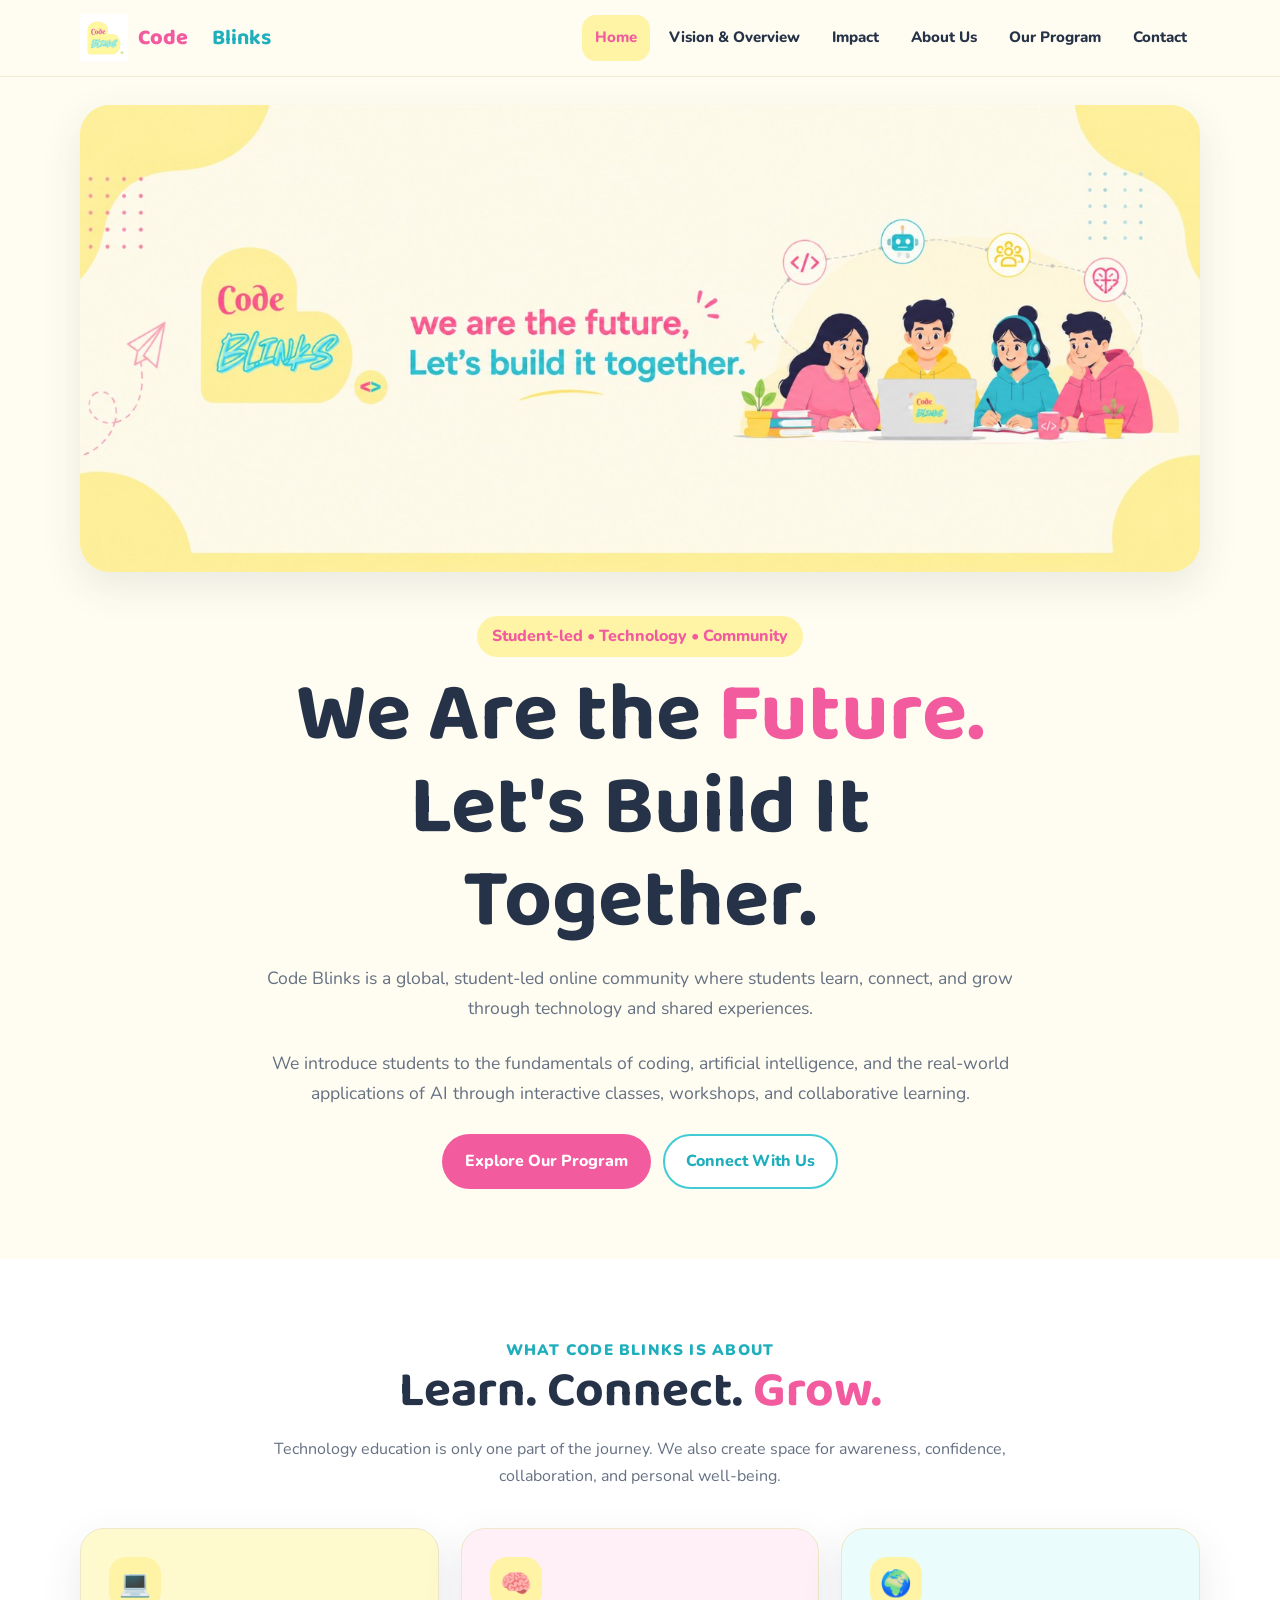
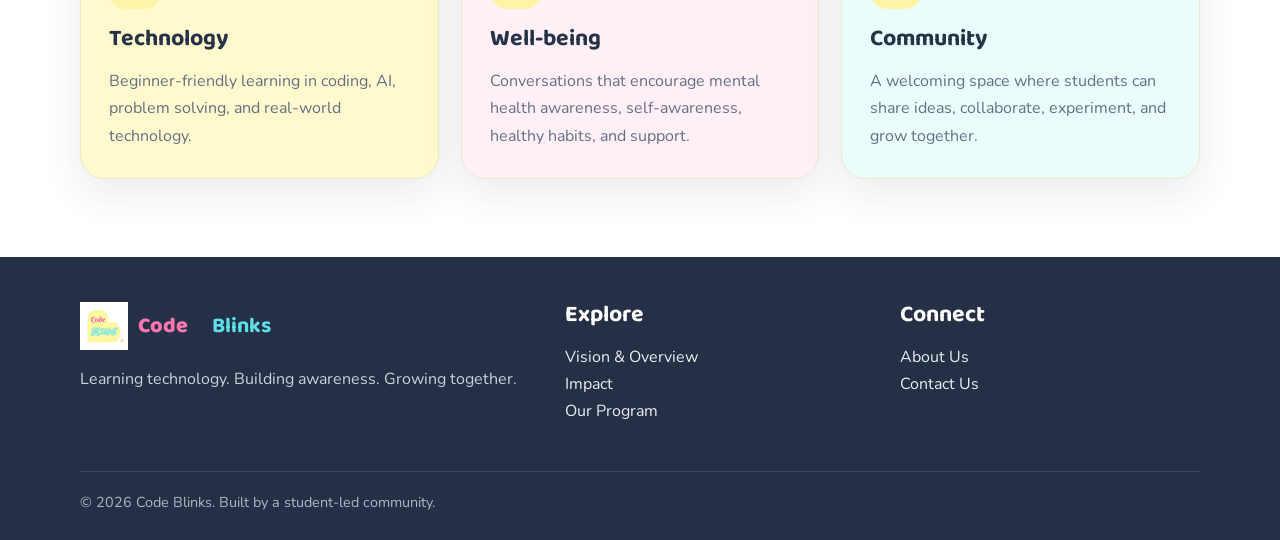
<file: index.html>
<!doctype html>
<html lang="en">
<head>
<meta charset="utf-8">
<meta name="viewport" content="width=device-width,initial-scale=1">
<meta name="description" content="Code Blinks — a student-led community for technology learning, AI awareness, mental well-being, and growth.">
<title>Home | Code Blinks</title>
<link rel="stylesheet" href="style.css">
</head>
<body>

<header class="navbar">
  <div class="container nav-inner">
    <a class="brand" href="index.html">
      <img src="assets/logo.png" alt="Code Blinks logo">
      <span>Code</span>&nbsp;<b>Blinks</b>
    </a>
    <button class="menu-btn" aria-label="Open navigation" onclick="toggleMenu()">☰</button>
    <nav class="nav-links" id="navLinks">
      <a href="index.html">Home</a>
      <a href="vision.html">Vision & Overview</a>
      <a href="impact.html">Impact</a>
      <a href="about.html">About Us</a>
      <a href="program.html">Our Program</a>
      <a href="contact.html">Contact</a>
    </nav>
  </div>
</header>

<main>
<section class="hero">
  <div class="container">
    <div class="hero-banner reveal"><img src="assets/hero-banner.png" alt="Code Blinks — We are the future, let's build it together"></div>
    <div class="hero-copy reveal">
      <span class="kicker">Student-led • Technology • Community</span>
      <h1>We Are the <span class="gradient-text">Future.</span><br>Let's Build It Together.</h1>
      <p>Code Blinks is a global, student-led online community where students learn, connect, and grow through technology and shared experiences.</p>
      <p>We introduce students to the fundamentals of coding, artificial intelligence, and the real-world applications of AI through interactive classes, workshops, and collaborative learning.</p>
      <div class="buttons">
        <a class="btn btn-primary" href="program.html">Explore Our Program</a>
        <a class="btn btn-secondary" href="contact.html">Connect With Us</a>
      </div>
    </div>
  </div>
</section>
<section class="section alt">
  <div class="container">
    <div class="section-head">
      <span class="page-title-mark">What Code Blinks is about</span>
      <h2>Learn. Connect. <span class="gradient-text">Grow.</span></h2>
      <p>Technology education is only one part of the journey. We also create space for awareness, confidence, collaboration, and personal well-being.</p>
    </div>
    <div class="grid grid-3">
      <article class="card yellow"><div class="icon">💻</div><h3>Technology</h3><p>Beginner-friendly learning in coding, AI, problem solving, and real-world technology.</p></article>
      <article class="card pink"><div class="icon">🧠</div><h3>Well-being</h3><p>Conversations that encourage mental health awareness, self-awareness, healthy habits, and support.</p></article>
      <article class="card cyan"><div class="icon">🌍</div><h3>Community</h3><p>A welcoming space where students can share ideas, collaborate, experiment, and grow together.</p></article>
    </div>
  </div>
</section>
</main>

<footer class="footer">
  <div class="container">
    <div class="footer-grid">
      <div>
        <a class="brand" href="index.html"><img src="assets/logo.png" alt=""> <span>Code</span>&nbsp;<b>Blinks</b></a>
        <p>Learning technology. Building awareness. Growing together.</p>
      </div>
      <div>
        <h3>Explore</h3>
        <p><a href="vision.html">Vision & Overview</a><br>
        <a href="impact.html">Impact</a><br>
        <a href="program.html">Our Program</a></p>
      </div>
      <div>
        <h3>Connect</h3>
        <p><a href="about.html">About Us</a><br>
        <a href="contact.html">Contact Us</a></p>
      </div>
    </div>
    <div class="footer-bottom">© 2026 Code Blinks. Built by a student-led community.</div>
  </div>
</footer>


<script>
function toggleMenu(){
  document.getElementById('navLinks').classList.toggle('open');
}
document.querySelectorAll('.nav-links a').forEach(a=>{
  if(a.pathname.split('/').pop() === location.pathname.split('/').pop()) a.classList.add('active');
});
</script>

</body>
</html>
</file>
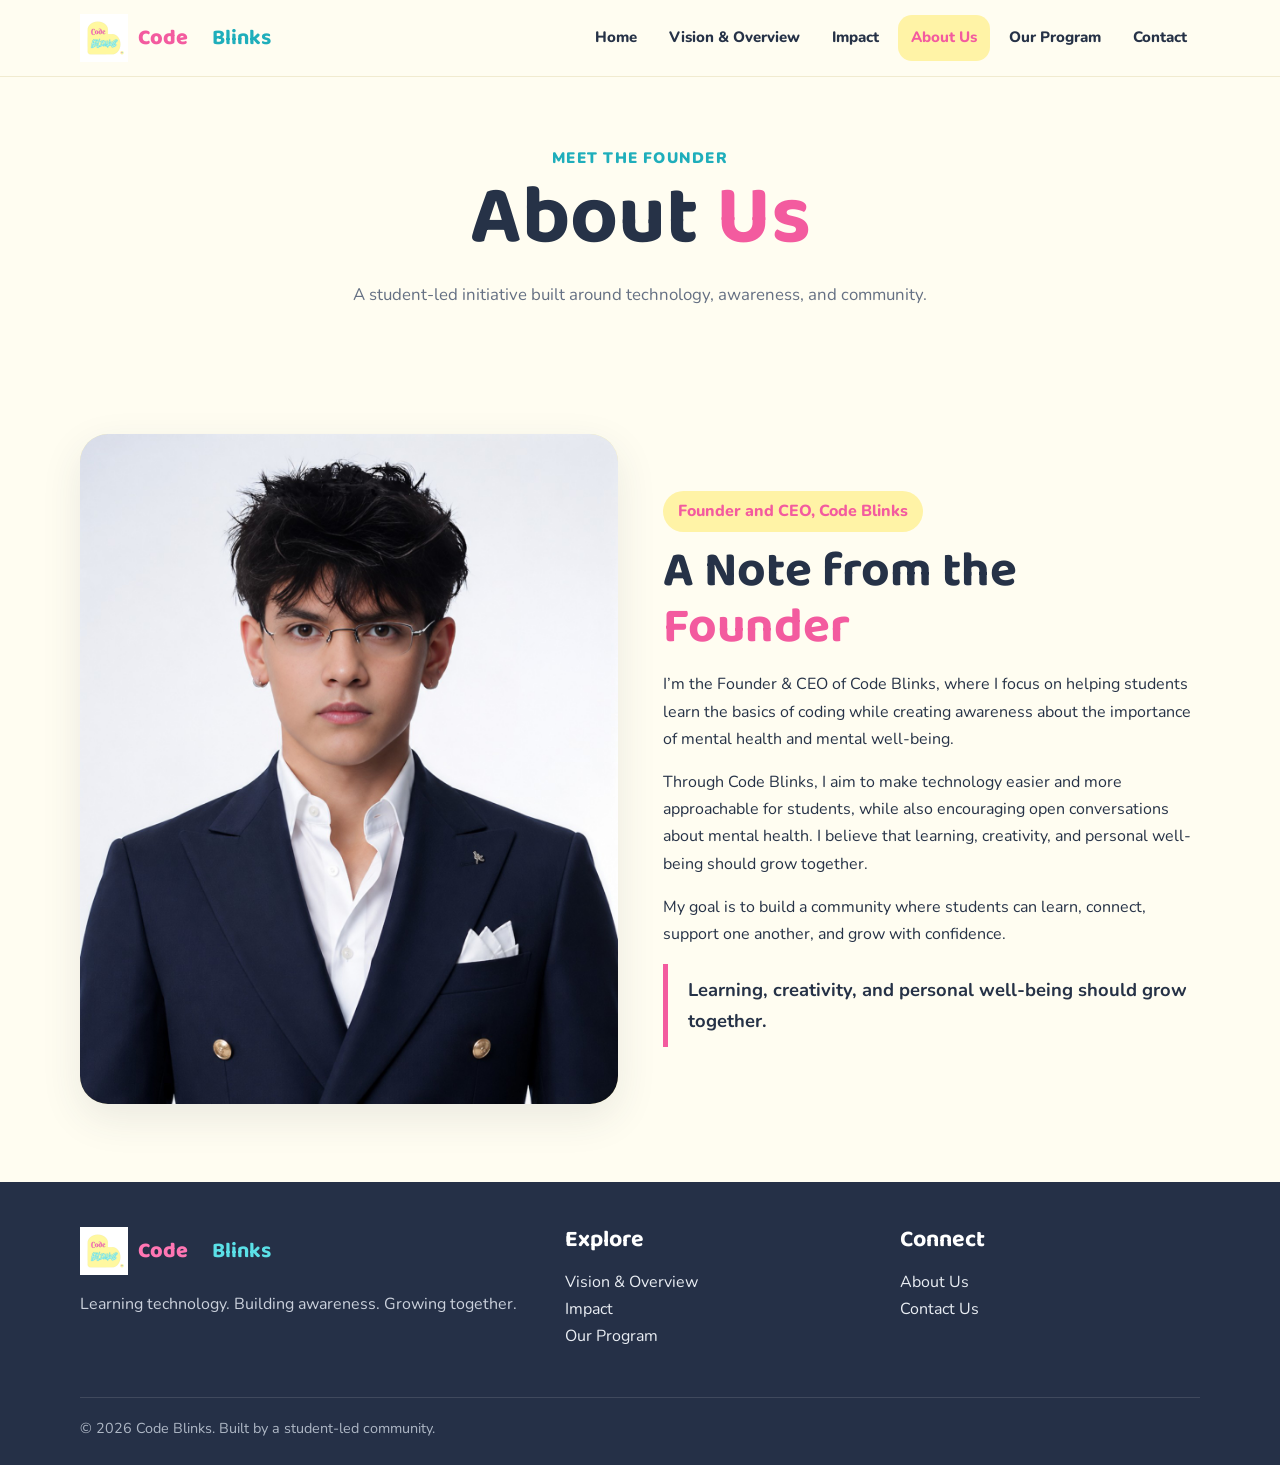
<file: about.html>
<!doctype html>
<html lang="en">
<head>
<meta charset="utf-8">
<meta name="viewport" content="width=device-width,initial-scale=1">
<meta name="description" content="Code Blinks — a student-led community for technology learning, AI awareness, mental well-being, and growth.">
<title>About Us | Code Blinks</title>
<link rel="stylesheet" href="style.css">
</head>
<body>

<header class="navbar">
  <div class="container nav-inner">
    <a class="brand" href="index.html">
      <img src="assets/logo.png" alt="Code Blinks logo">
      <span>Code</span>&nbsp;<b>Blinks</b>
    </a>
    <button class="menu-btn" aria-label="Open navigation" onclick="toggleMenu()">☰</button>
    <nav class="nav-links" id="navLinks">
      <a href="index.html">Home</a>
      <a href="vision.html">Vision & Overview</a>
      <a href="impact.html">Impact</a>
      <a href="about.html">About Us</a>
      <a href="program.html">Our Program</a>
      <a href="contact.html">Contact</a>
    </nav>
  </div>
</header>

<main>
<section class="page-hero">
  <div class="container">
    <span class="page-title-mark">Meet the founder</span>
    <h1>About <span class="gradient-text">Us</span></h1>
    <p>A student-led initiative built around technology, awareness, and community.</p>
  </div>
</section>
<section class="section">
  <div class="container">
    <div class="split">
      <div class="split-image"><img src="assets/founder.png" alt="Founder and CEO of Code Blinks"></div>
      <div>
        <span class="kicker">Founder and CEO, Code Blinks</span>
        <h2>A Note from the <span class="gradient-text">Founder</span></h2>
        <p>I’m the Founder & CEO of Code Blinks, where I focus on helping students learn the basics of coding while creating awareness about the importance of mental health and mental well-being.</p>
        <p>Through Code Blinks, I aim to make technology easier and more approachable for students, while also encouraging open conversations about mental health. I believe that learning, creativity, and personal well-being should grow together.</p>
        <p>My goal is to build a community where students can learn, connect, support one another, and grow with confidence.</p>
        <div class="quote">Learning, creativity, and personal well-being should grow together.</div>
      </div>
    </div>
  </div>
</section>
</main>

<footer class="footer">
  <div class="container">
    <div class="footer-grid">
      <div>
        <a class="brand" href="index.html"><img src="assets/logo.png" alt=""> <span>Code</span>&nbsp;<b>Blinks</b></a>
        <p>Learning technology. Building awareness. Growing together.</p>
      </div>
      <div>
        <h3>Explore</h3>
        <p><a href="vision.html">Vision & Overview</a><br>
        <a href="impact.html">Impact</a><br>
        <a href="program.html">Our Program</a></p>
      </div>
      <div>
        <h3>Connect</h3>
        <p><a href="about.html">About Us</a><br>
        <a href="contact.html">Contact Us</a></p>
      </div>
    </div>
    <div class="footer-bottom">© 2026 Code Blinks. Built by a student-led community.</div>
  </div>
</footer>


<script>
function toggleMenu(){
  document.getElementById('navLinks').classList.toggle('open');
}
document.querySelectorAll('.nav-links a').forEach(a=>{
  if(a.pathname.split('/').pop() === location.pathname.split('/').pop()) a.classList.add('active');
});
</script>

</body>
</html>
</file>
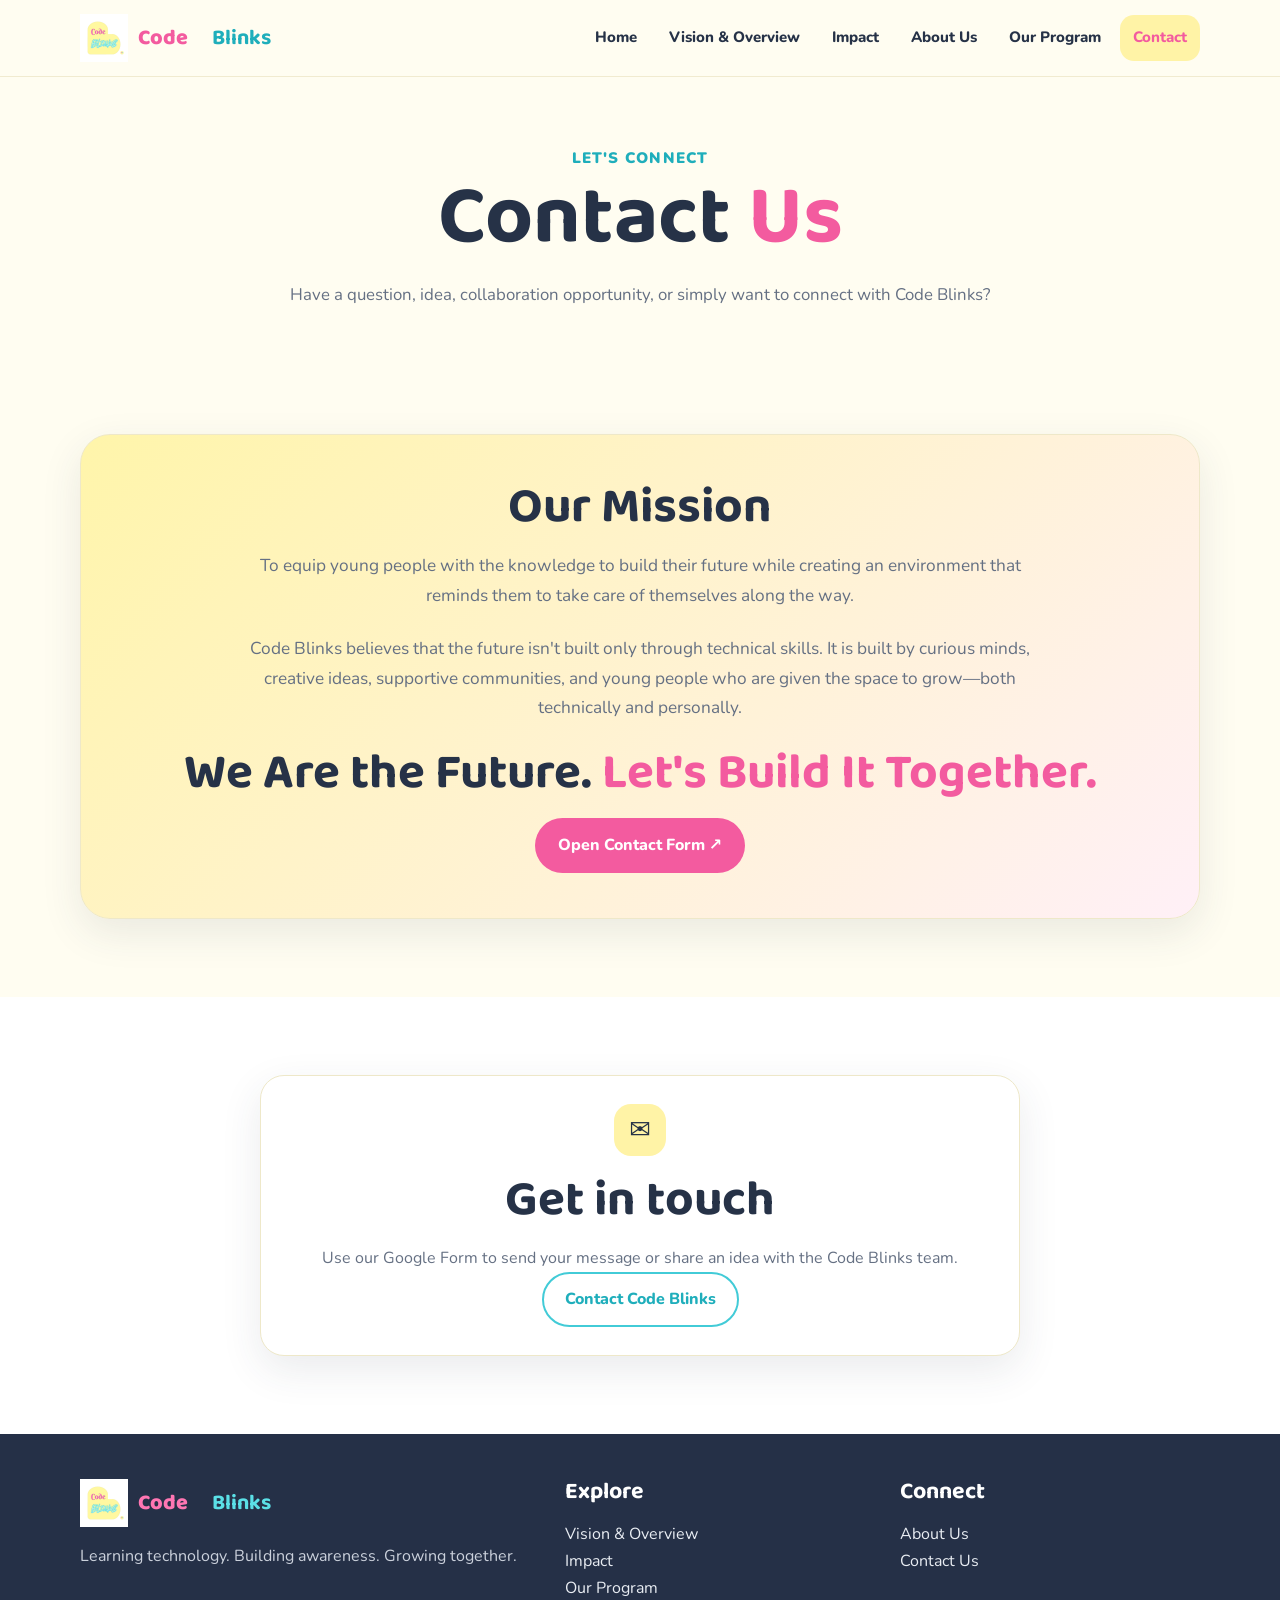
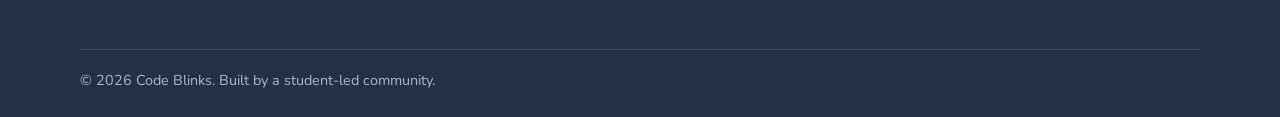
<file: contact.html>
<!doctype html>
<html lang="en">
<head>
<meta charset="utf-8">
<meta name="viewport" content="width=device-width,initial-scale=1">
<meta name="description" content="Code Blinks — a student-led community for technology learning, AI awareness, mental well-being, and growth.">
<title>Contact Us | Code Blinks</title>
<link rel="stylesheet" href="style.css">
</head>
<body>

<header class="navbar">
  <div class="container nav-inner">
    <a class="brand" href="index.html">
      <img src="assets/logo.png" alt="Code Blinks logo">
      <span>Code</span>&nbsp;<b>Blinks</b>
    </a>
    <button class="menu-btn" aria-label="Open navigation" onclick="toggleMenu()">☰</button>
    <nav class="nav-links" id="navLinks">
      <a href="index.html">Home</a>
      <a href="vision.html">Vision & Overview</a>
      <a href="impact.html">Impact</a>
      <a href="about.html">About Us</a>
      <a href="program.html">Our Program</a>
      <a href="contact.html">Contact</a>
    </nav>
  </div>
</header>

<main>
<section class="page-hero">
  <div class="container">
    <span class="page-title-mark">Let's connect</span>
    <h1>Contact <span class="gradient-text">Us</span></h1>
    <p>Have a question, idea, collaboration opportunity, or simply want to connect with Code Blinks?</p>
  </div>
</section>
<section class="section">
  <div class="container">
    <div class="mission">
      <h2>Our Mission</h2>
      <p>To equip young people with the knowledge to build their future while creating an environment that reminds them to take care of themselves along the way.</p>
      <p>Code Blinks believes that the future isn't built only through technical skills. It is built by curious minds, creative ideas, supportive communities, and young people who are given the space to grow—both technically and personally.</p>
      <h2>We Are the Future. <span class="gradient-text">Let's Build It Together.</span></h2>
      <a class="btn btn-primary" href="https://forms.gle/a4JEkwCN2KkdYjzF7" target="_blank" rel="noopener">Open Contact Form ↗</a>
    </div>
  </div>
</section>
<section class="section alt">
  <div class="container">
    <div class="card contact-form-card">
      <div class="icon" style="margin:0 auto 17px">✉️</div>
      <h2>Get in touch</h2>
      <p class="form-note">Use our Google Form to send your message or share an idea with the Code Blinks team.</p>
      <a class="btn btn-secondary" href="https://forms.gle/a4JEkwCN2KkdYjzF7" target="_blank" rel="noopener">Contact Code Blinks</a>
    </div>
  </div>
</section>
</main>

<footer class="footer">
  <div class="container">
    <div class="footer-grid">
      <div>
        <a class="brand" href="index.html"><img src="assets/logo.png" alt=""> <span>Code</span>&nbsp;<b>Blinks</b></a>
        <p>Learning technology. Building awareness. Growing together.</p>
      </div>
      <div>
        <h3>Explore</h3>
        <p><a href="vision.html">Vision & Overview</a><br>
        <a href="impact.html">Impact</a><br>
        <a href="program.html">Our Program</a></p>
      </div>
      <div>
        <h3>Connect</h3>
        <p><a href="about.html">About Us</a><br>
        <a href="contact.html">Contact Us</a></p>
      </div>
    </div>
    <div class="footer-bottom">© 2026 Code Blinks. Built by a student-led community.</div>
  </div>
</footer>


<script>
function toggleMenu(){
  document.getElementById('navLinks').classList.toggle('open');
}
document.querySelectorAll('.nav-links a').forEach(a=>{
  if(a.pathname.split('/').pop() === location.pathname.split('/').pop()) a.classList.add('active');
});
</script>

</body>
</html>
</file>
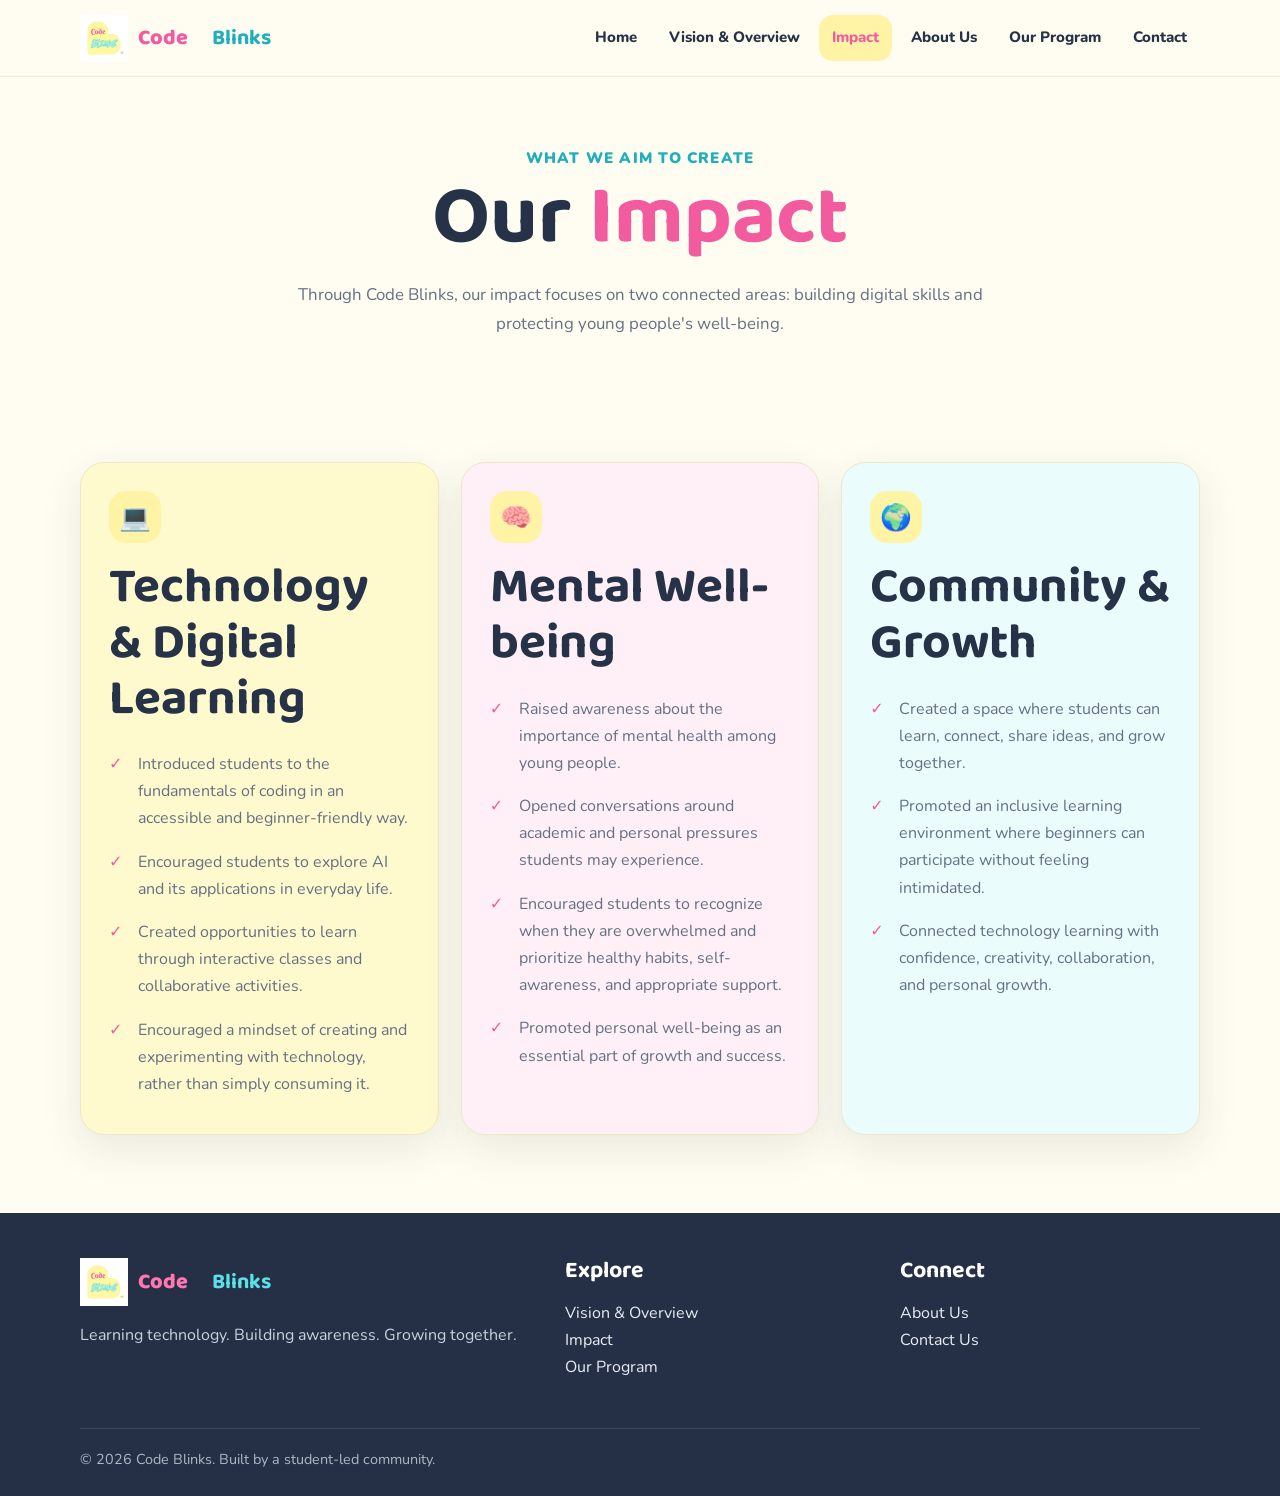
<file: impact.html>
<!doctype html>
<html lang="en">
<head>
<meta charset="utf-8">
<meta name="viewport" content="width=device-width,initial-scale=1">
<meta name="description" content="Code Blinks — a student-led community for technology learning, AI awareness, mental well-being, and growth.">
<title>Impact | Code Blinks</title>
<link rel="stylesheet" href="style.css">
</head>
<body>

<header class="navbar">
  <div class="container nav-inner">
    <a class="brand" href="index.html">
      <img src="assets/logo.png" alt="Code Blinks logo">
      <span>Code</span>&nbsp;<b>Blinks</b>
    </a>
    <button class="menu-btn" aria-label="Open navigation" onclick="toggleMenu()">☰</button>
    <nav class="nav-links" id="navLinks">
      <a href="index.html">Home</a>
      <a href="vision.html">Vision & Overview</a>
      <a href="impact.html">Impact</a>
      <a href="about.html">About Us</a>
      <a href="program.html">Our Program</a>
      <a href="contact.html">Contact</a>
    </nav>
  </div>
</header>

<main>
<section class="page-hero">
  <div class="container">
    <span class="page-title-mark">What we aim to create</span>
    <h1>Our <span class="gradient-text">Impact</span></h1>
    <p>Through Code Blinks, our impact focuses on two connected areas: building digital skills and protecting young people's well-being.</p>
  </div>
</section>
<section class="section">
  <div class="container">
    <div class="grid grid-3">
      <article class="card yellow">
        <div class="icon">💻</div><h2>Technology & Digital Learning</h2>
        <ul class="check-list">
          <li>Introduced students to the fundamentals of coding in an accessible and beginner-friendly way.</li>
          <li>Encouraged students to explore AI and its applications in everyday life.</li>
          <li>Created opportunities to learn through interactive classes and collaborative activities.</li>
          <li>Encouraged a mindset of creating and experimenting with technology, rather than simply consuming it.</li>
        </ul>
      </article>
      <article class="card pink">
        <div class="icon">🧠</div><h2>Mental Well-being</h2>
        <ul class="check-list">
          <li>Raised awareness about the importance of mental health among young people.</li>
          <li>Opened conversations around academic and personal pressures students may experience.</li>
          <li>Encouraged students to recognize when they are overwhelmed and prioritize healthy habits, self-awareness, and appropriate support.</li>
          <li>Promoted personal well-being as an essential part of growth and success.</li>
        </ul>
      </article>
      <article class="card cyan">
        <div class="icon">🌍</div><h2>Community & Growth</h2>
        <ul class="check-list">
          <li>Created a space where students can learn, connect, share ideas, and grow together.</li>
          <li>Promoted an inclusive learning environment where beginners can participate without feeling intimidated.</li>
          <li>Connected technology learning with confidence, creativity, collaboration, and personal growth.</li>
        </ul>
      </article>
    </div>
  </div>
</section>
</main>

<footer class="footer">
  <div class="container">
    <div class="footer-grid">
      <div>
        <a class="brand" href="index.html"><img src="assets/logo.png" alt=""> <span>Code</span>&nbsp;<b>Blinks</b></a>
        <p>Learning technology. Building awareness. Growing together.</p>
      </div>
      <div>
        <h3>Explore</h3>
        <p><a href="vision.html">Vision & Overview</a><br>
        <a href="impact.html">Impact</a><br>
        <a href="program.html">Our Program</a></p>
      </div>
      <div>
        <h3>Connect</h3>
        <p><a href="about.html">About Us</a><br>
        <a href="contact.html">Contact Us</a></p>
      </div>
    </div>
    <div class="footer-bottom">© 2026 Code Blinks. Built by a student-led community.</div>
  </div>
</footer>


<script>
function toggleMenu(){
  document.getElementById('navLinks').classList.toggle('open');
}
document.querySelectorAll('.nav-links a').forEach(a=>{
  if(a.pathname.split('/').pop() === location.pathname.split('/').pop()) a.classList.add('active');
});
</script>

</body>
</html>
</file>
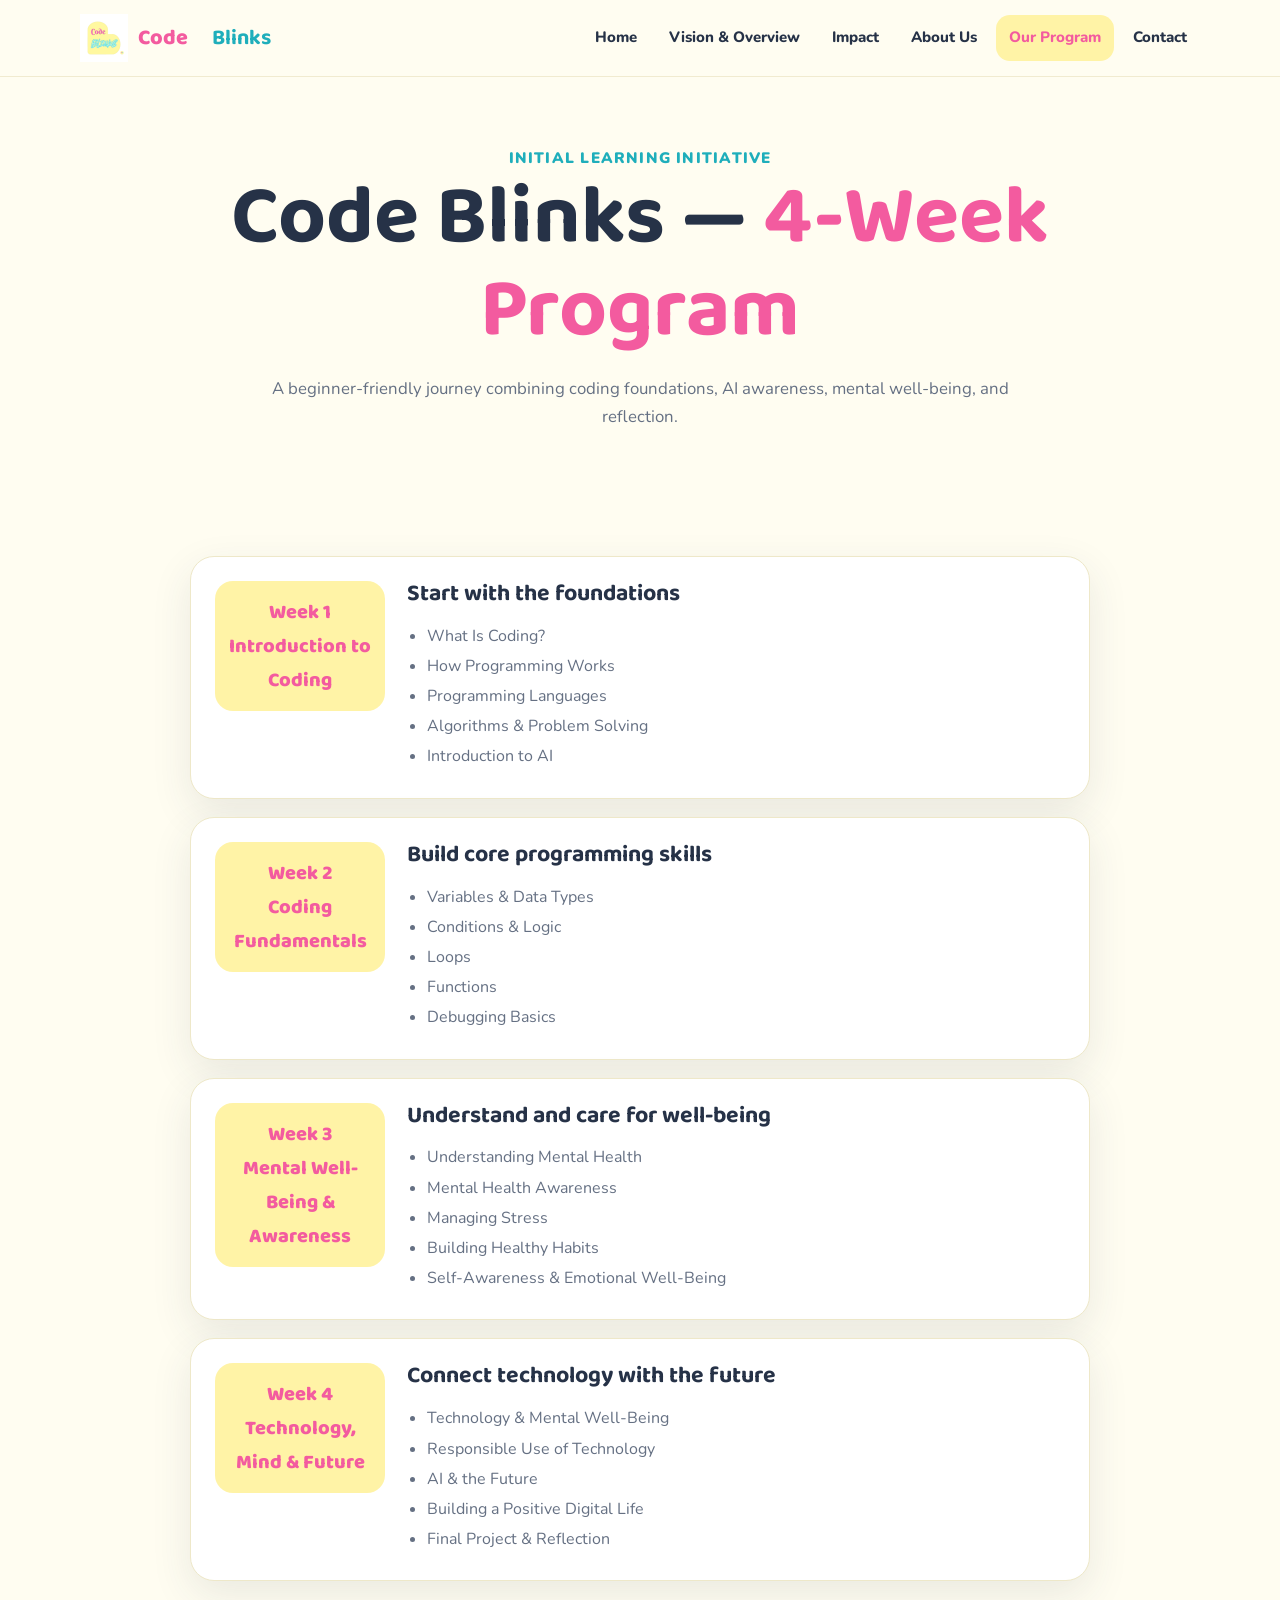
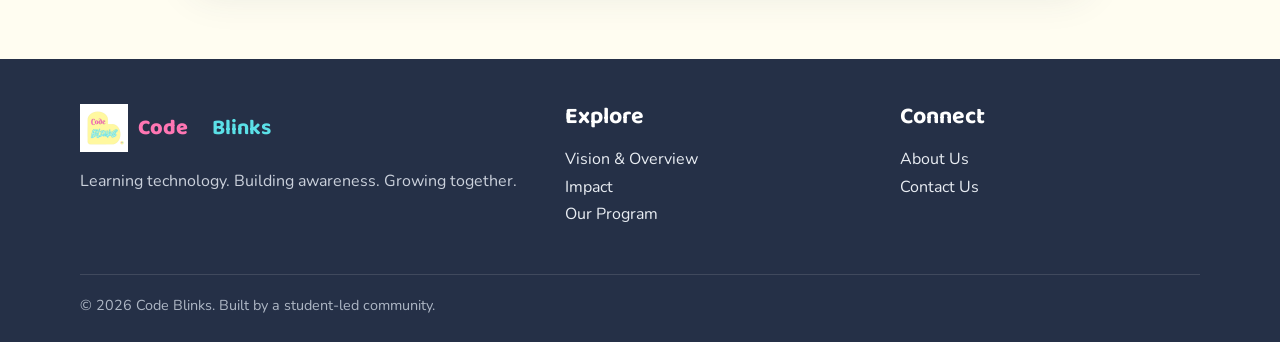
<file: program.html>
<!doctype html>
<html lang="en">
<head>
<meta charset="utf-8">
<meta name="viewport" content="width=device-width,initial-scale=1">
<meta name="description" content="Code Blinks — a student-led community for technology learning, AI awareness, mental well-being, and growth.">
<title>Our Program | Code Blinks</title>
<link rel="stylesheet" href="style.css">
</head>
<body>

<header class="navbar">
  <div class="container nav-inner">
    <a class="brand" href="index.html">
      <img src="assets/logo.png" alt="Code Blinks logo">
      <span>Code</span>&nbsp;<b>Blinks</b>
    </a>
    <button class="menu-btn" aria-label="Open navigation" onclick="toggleMenu()">☰</button>
    <nav class="nav-links" id="navLinks">
      <a href="index.html">Home</a>
      <a href="vision.html">Vision & Overview</a>
      <a href="impact.html">Impact</a>
      <a href="about.html">About Us</a>
      <a href="program.html">Our Program</a>
      <a href="contact.html">Contact</a>
    </nav>
  </div>
</header>

<main>
<section class="page-hero">
  <div class="container">
    <span class="page-title-mark">Initial learning initiative</span>
    <h1>Code Blinks — <span class="gradient-text">4-Week Program</span></h1>
    <p>A beginner-friendly journey combining coding foundations, AI awareness, mental well-being, and reflection.</p>
  </div>
</section>
<section class="section">
  <div class="container">
    <div class="timeline">
      <article class="week">
        <div class="week-number">Week 1<br>Introduction to Coding</div>
        <div><h3>Start with the foundations</h3><ul><li>What Is Coding?</li><li>How Programming Works</li><li>Programming Languages</li><li>Algorithms & Problem Solving</li><li>Introduction to AI</li></ul></div>
      </article>
      <article class="week">
        <div class="week-number">Week 2<br>Coding Fundamentals</div>
        <div><h3>Build core programming skills</h3><ul><li>Variables & Data Types</li><li>Conditions & Logic</li><li>Loops</li><li>Functions</li><li>Debugging Basics</li></ul></div>
      </article>
      <article class="week">
        <div class="week-number">Week 3<br>Mental Well-Being & Awareness</div>
        <div><h3>Understand and care for well-being</h3><ul><li>Understanding Mental Health</li><li>Mental Health Awareness</li><li>Managing Stress</li><li>Building Healthy Habits</li><li>Self-Awareness & Emotional Well-Being</li></ul></div>
      </article>
      <article class="week">
        <div class="week-number">Week 4<br>Technology, Mind & Future</div>
        <div><h3>Connect technology with the future</h3><ul><li>Technology & Mental Well-Being</li><li>Responsible Use of Technology</li><li>AI & the Future</li><li>Building a Positive Digital Life</li><li>Final Project & Reflection</li></ul></div>
      </article>
    </div>
  </div>
</section>
</main>

<footer class="footer">
  <div class="container">
    <div class="footer-grid">
      <div>
        <a class="brand" href="index.html"><img src="assets/logo.png" alt=""> <span>Code</span>&nbsp;<b>Blinks</b></a>
        <p>Learning technology. Building awareness. Growing together.</p>
      </div>
      <div>
        <h3>Explore</h3>
        <p><a href="vision.html">Vision & Overview</a><br>
        <a href="impact.html">Impact</a><br>
        <a href="program.html">Our Program</a></p>
      </div>
      <div>
        <h3>Connect</h3>
        <p><a href="about.html">About Us</a><br>
        <a href="contact.html">Contact Us</a></p>
      </div>
    </div>
    <div class="footer-bottom">© 2026 Code Blinks. Built by a student-led community.</div>
  </div>
</footer>


<script>
function toggleMenu(){
  document.getElementById('navLinks').classList.toggle('open');
}
document.querySelectorAll('.nav-links a').forEach(a=>{
  if(a.pathname.split('/').pop() === location.pathname.split('/').pop()) a.classList.add('active');
});
</script>

</body>
</html>
</file>
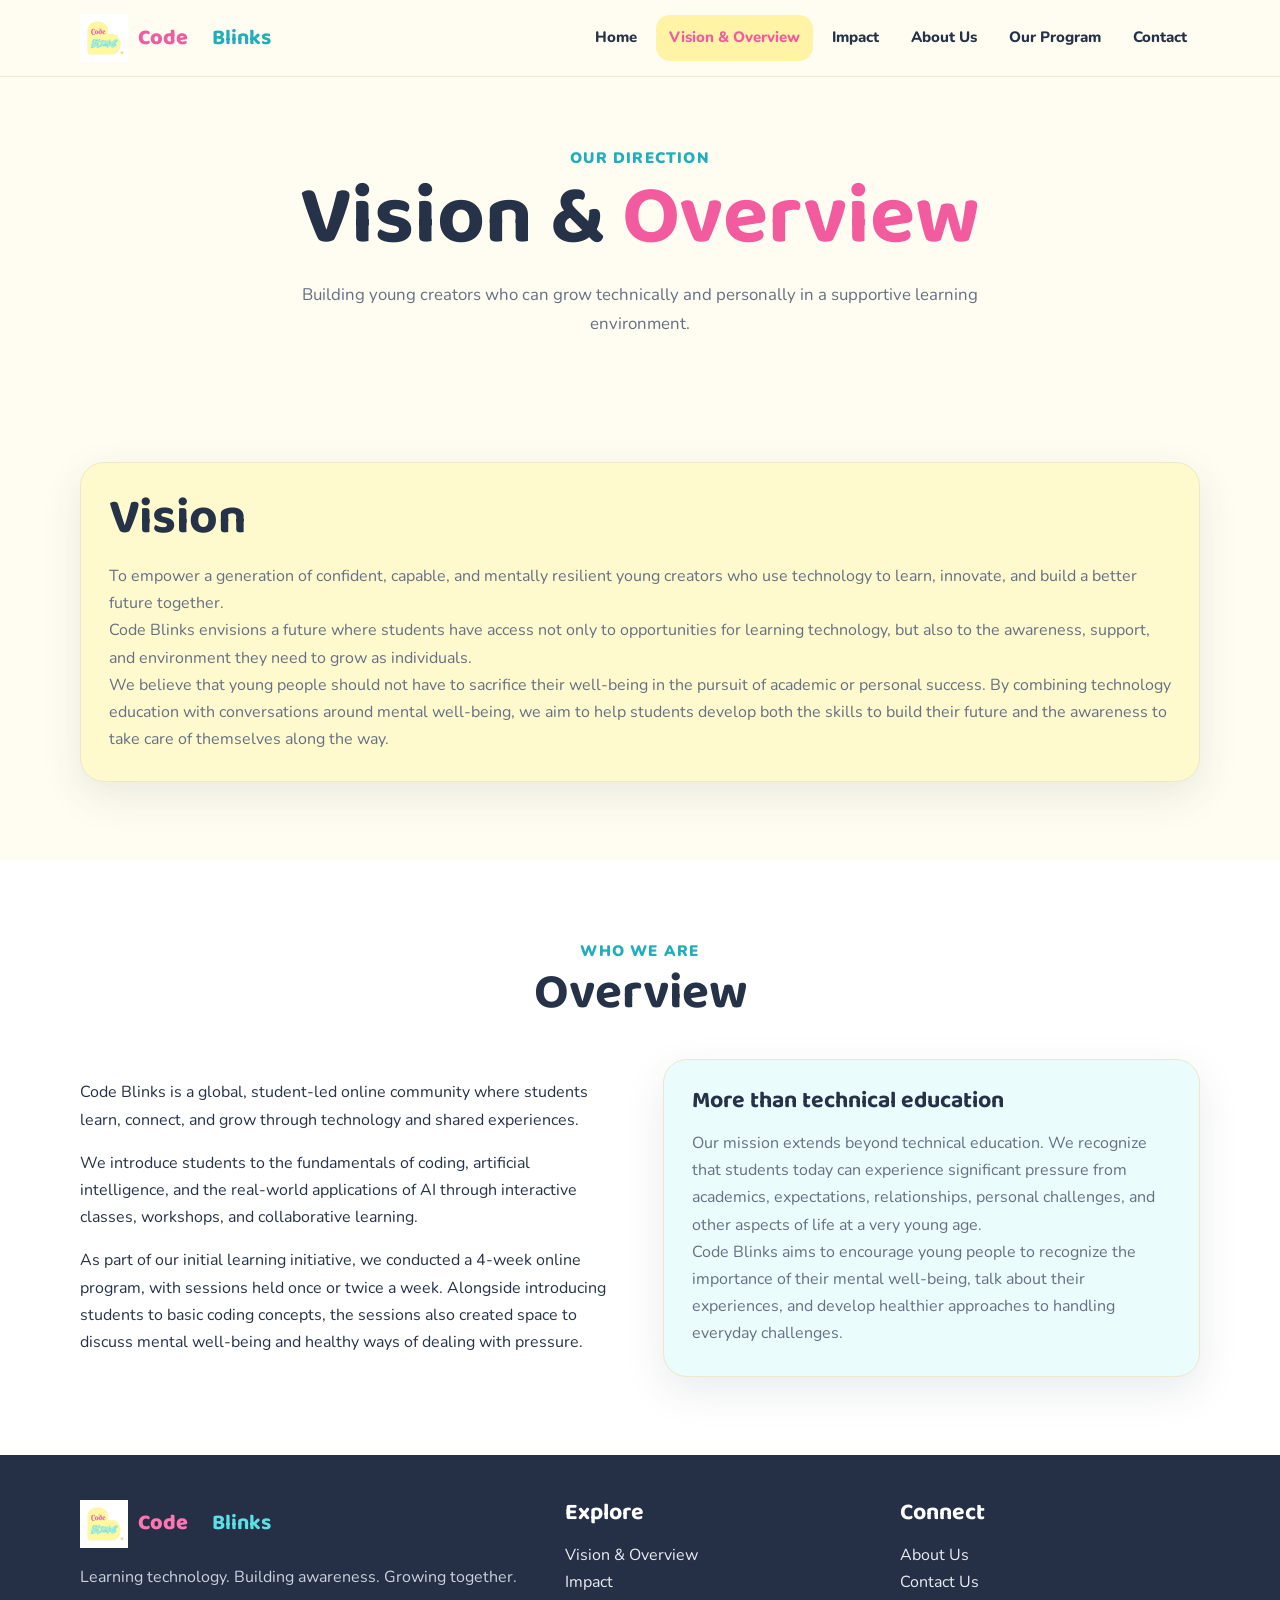
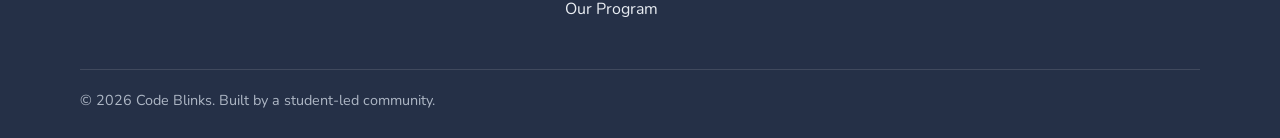
<file: vision.html>
<!doctype html>
<html lang="en">
<head>
<meta charset="utf-8">
<meta name="viewport" content="width=device-width,initial-scale=1">
<meta name="description" content="Code Blinks — a student-led community for technology learning, AI awareness, mental well-being, and growth.">
<title>Vision & Overview | Code Blinks</title>
<link rel="stylesheet" href="style.css">
</head>
<body>

<header class="navbar">
  <div class="container nav-inner">
    <a class="brand" href="index.html">
      <img src="assets/logo.png" alt="Code Blinks logo">
      <span>Code</span>&nbsp;<b>Blinks</b>
    </a>
    <button class="menu-btn" aria-label="Open navigation" onclick="toggleMenu()">☰</button>
    <nav class="nav-links" id="navLinks">
      <a href="index.html">Home</a>
      <a href="vision.html">Vision & Overview</a>
      <a href="impact.html">Impact</a>
      <a href="about.html">About Us</a>
      <a href="program.html">Our Program</a>
      <a href="contact.html">Contact</a>
    </nav>
  </div>
</header>

<main>
<section class="page-hero">
  <div class="container">
    <span class="page-title-mark">Our direction</span>
    <h1>Vision & <span class="gradient-text">Overview</span></h1>
    <p>Building young creators who can grow technically and personally in a supportive learning environment.</p>
  </div>
</section>
<section class="section">
  <div class="container">
    <div class="card yellow">
      <h2>Vision</h2>
      <p>To empower a generation of confident, capable, and mentally resilient young creators who use technology to learn, innovate, and build a better future together.</p>
      <p>Code Blinks envisions a future where students have access not only to opportunities for learning technology, but also to the awareness, support, and environment they need to grow as individuals.</p>
      <p>We believe that young people should not have to sacrifice their well-being in the pursuit of academic or personal success. By combining technology education with conversations around mental well-being, we aim to help students develop both the skills to build their future and the awareness to take care of themselves along the way.</p>
    </div>
  </div>
</section>
<section class="section alt">
  <div class="container">
    <div class="section-head">
      <span class="page-title-mark">Who we are</span>
      <h2>Overview</h2>
    </div>
    <div class="split">
      <div>
        <p>Code Blinks is a global, student-led online community where students learn, connect, and grow through technology and shared experiences.</p>
        <p>We introduce students to the fundamentals of coding, artificial intelligence, and the real-world applications of AI through interactive classes, workshops, and collaborative learning.</p>
        <p>As part of our initial learning initiative, we conducted a 4-week online program, with sessions held once or twice a week. Alongside introducing students to basic coding concepts, the sessions also created space to discuss mental well-being and healthy ways of dealing with pressure.</p>
      </div>
      <div class="card cyan">
        <h3>More than technical education</h3>
        <p>Our mission extends beyond technical education. We recognize that students today can experience significant pressure from academics, expectations, relationships, personal challenges, and other aspects of life at a very young age.</p>
        <p>Code Blinks aims to encourage young people to recognize the importance of their mental well-being, talk about their experiences, and develop healthier approaches to handling everyday challenges.</p>
      </div>
    </div>
  </div>
</section>
</main>

<footer class="footer">
  <div class="container">
    <div class="footer-grid">
      <div>
        <a class="brand" href="index.html"><img src="assets/logo.png" alt=""> <span>Code</span>&nbsp;<b>Blinks</b></a>
        <p>Learning technology. Building awareness. Growing together.</p>
      </div>
      <div>
        <h3>Explore</h3>
        <p><a href="vision.html">Vision & Overview</a><br>
        <a href="impact.html">Impact</a><br>
        <a href="program.html">Our Program</a></p>
      </div>
      <div>
        <h3>Connect</h3>
        <p><a href="about.html">About Us</a><br>
        <a href="contact.html">Contact Us</a></p>
      </div>
    </div>
    <div class="footer-bottom">© 2026 Code Blinks. Built by a student-led community.</div>
  </div>
</footer>


<script>
function toggleMenu(){
  document.getElementById('navLinks').classList.toggle('open');
}
document.querySelectorAll('.nav-links a').forEach(a=>{
  if(a.pathname.split('/').pop() === location.pathname.split('/').pop()) a.classList.add('active');
});
</script>

</body>
</html>
</file>
<file: style.css>
@import url('https://fonts.googleapis.com/css2?family=Baloo+2:wght@500;600;700;800&family=Nunito:wght@400;600;700;800&display=swap');

:root{
  --cream:#fffdf1;
  --yellow:#fff3a6;
  --yellow-strong:#ffe66d;
  --pink:#f35b9f;
  --cyan:#42cbd7;
  --cyan-dark:#1faebb;
  --ink:#263247;
  --muted:#657083;
  --white:#ffffff;
  --line:#eee8c9;
  --shadow:0 14px 40px rgba(52,62,82,.10);
  --radius:24px;
}

*{box-sizing:border-box}
html{scroll-behavior:smooth}
body{
  margin:0;
  background:var(--cream);
  color:var(--ink);
  font-family:"Nunito",system-ui,-apple-system,sans-serif;
  line-height:1.7;
}
a{color:inherit;text-decoration:none}
img{max-width:100%;display:block}
.container{width:min(1120px,92%);margin:auto}

.navbar{
  position:sticky;top:0;z-index:50;
  background:rgba(255,253,241,.94);
  backdrop-filter:blur(12px);
  border-bottom:1px solid rgba(238,232,201,.8);
}
.nav-inner{height:76px;display:flex;align-items:center;justify-content:space-between;gap:24px}
.brand{display:flex;align-items:center;gap:10px;font-family:"Baloo 2";font-size:1.35rem;font-weight:800}
.brand img{width:48px;height:48px;object-fit:contain}
.brand span{color:var(--pink)}
.brand b{color:var(--cyan-dark)}
.nav-links{display:flex;align-items:center;gap:6px}
.nav-links a{
  padding:10px 13px;border-radius:14px;font-weight:800;font-size:.94rem;
}
.nav-links a:hover,.nav-links a.active{background:var(--yellow);color:var(--pink)}
.menu-btn{display:none;border:0;background:var(--yellow);font-size:1.4rem;border-radius:12px;padding:7px 12px}

.hero{padding:28px 0 70px}
.hero-banner{
  border-radius:30px;overflow:hidden;box-shadow:var(--shadow);
  background:var(--yellow);
}
.hero-banner img{width:100%;height:auto}
.hero-copy{text-align:center;max-width:820px;margin:44px auto 0}
.kicker{
  display:inline-block;background:var(--yellow);color:var(--pink);
  padding:7px 15px;border-radius:999px;font-weight:800;margin-bottom:12px
}
h1,h2,h3{font-family:"Baloo 2";line-height:1.12;margin:0 0 16px}
h1{font-size:clamp(2.6rem,7vw,5.2rem)}
h2{font-size:clamp(2rem,4vw,3.1rem)}
h3{font-size:1.45rem}
.gradient-text{color:var(--pink)}
.hero-copy p{font-size:1.1rem;color:var(--muted);max-width:760px;margin:0 auto 25px}
.buttons{display:flex;justify-content:center;gap:12px;flex-wrap:wrap}
.btn{
  display:inline-flex;align-items:center;justify-content:center;
  padding:12px 21px;border-radius:999px;font-weight:800;border:2px solid transparent;
  transition:.2s transform,.2s box-shadow
}
.btn:hover{transform:translateY(-2px);box-shadow:0 8px 20px rgba(52,62,82,.12)}
.btn-primary{background:var(--pink);color:white}
.btn-secondary{background:white;border-color:var(--cyan);color:var(--cyan-dark)}

.section{padding:78px 0}
.section.alt{background:#fff}
.section-head{text-align:center;max-width:760px;margin:0 auto 38px}
.section-head p{color:var(--muted)}
.grid{display:grid;gap:22px}
.grid-3{grid-template-columns:repeat(3,1fr)}
.grid-2{grid-template-columns:repeat(2,1fr)}
.card{
  background:white;border:1px solid var(--line);border-radius:var(--radius);
  padding:28px;box-shadow:var(--shadow)
}
.card.yellow{background:#fff9ce}
.card.pink{background:#fff0f7}
.card.cyan{background:#ebfcfd}
.icon{
  width:52px;height:52px;border-radius:17px;display:grid;place-items:center;
  font-size:1.6rem;background:var(--yellow);margin-bottom:17px
}
.card p{color:var(--muted);margin:0}
.check-list{list-style:none;padding:0;margin:0}
.check-list li{padding:8px 0 8px 29px;position:relative;color:var(--muted)}
.check-list li:before{content:"✓";position:absolute;left:0;color:var(--pink);font-weight:900}

.page-hero{padding:68px 0 46px;text-align:center}
.page-hero p{max-width:760px;margin:auto;color:var(--muted);font-size:1.05rem}
.page-title-mark{font-size:.95rem;color:var(--cyan-dark);font-weight:900;letter-spacing:.08em;text-transform:uppercase}

.split{display:grid;grid-template-columns:1fr 1fr;gap:45px;align-items:center}
.split-image{border-radius:28px;overflow:hidden;background:var(--yellow);box-shadow:var(--shadow)}
.split-image img{width:100%;height:auto}
.quote{
  border-left:5px solid var(--pink);padding:10px 0 10px 20px;
  font-size:1.15rem;font-weight:700
}

.timeline{display:grid;gap:18px;max-width:900px;margin:auto}
.week{
  display:grid;grid-template-columns:170px 1fr;gap:22px;align-items:start;
  background:white;border:1px solid var(--line);border-radius:24px;padding:24px;box-shadow:var(--shadow)
}
.week-number{
  background:var(--yellow);border-radius:18px;padding:14px;text-align:center;
  font-family:"Baloo 2";font-size:1.25rem;font-weight:800;color:var(--pink)
}
.week ul{margin:8px 0 0;padding-left:20px;color:var(--muted)}
.week li{margin:3px 0}

.mission{
  background:linear-gradient(135deg,#fff5aa,#fff0f7);
  border:1px solid var(--line);border-radius:30px;padding:45px;text-align:center;
  box-shadow:var(--shadow)
}
.mission p{max-width:800px;margin:0 auto 24px;color:var(--muted);font-size:1.08rem}

.footer{background:#253047;color:#fff;padding:45px 0 25px}
.footer-grid{display:grid;grid-template-columns:1.5fr 1fr 1fr;gap:35px}
.footer .brand{color:white}
.footer .brand span{color:#ff76b3}
.footer .brand b{color:#5be0e7}
.footer p{color:#cbd1dc}
.footer a{color:#e9edf3}
.footer a:hover{color:#ffe66d}
.footer-bottom{border-top:1px solid rgba(255,255,255,.12);margin-top:30px;padding-top:18px;color:#aeb7c5;font-size:.9rem}

.contact-form-card{max-width:760px;margin:auto;text-align:center}
.form-note{color:var(--muted);margin-bottom:25px}

.reveal{animation:fadeUp .65s ease both}
@keyframes fadeUp{from{opacity:0;transform:translateY(12px)}to{opacity:1;transform:none}}

@media(max-width:850px){
  .menu-btn{display:block}
  .nav-links{
    display:none;position:absolute;left:4%;right:4%;top:70px;background:white;
    padding:10px;border-radius:18px;box-shadow:var(--shadow);border:1px solid var(--line);
    flex-direction:column;align-items:stretch
  }
  .nav-links.open{display:flex}
  .nav-links a{text-align:center}
  .grid-3,.grid-2,.split,.footer-grid{grid-template-columns:1fr}
  .week{grid-template-columns:1fr}
  .hero{padding-top:18px}
}
</file>
